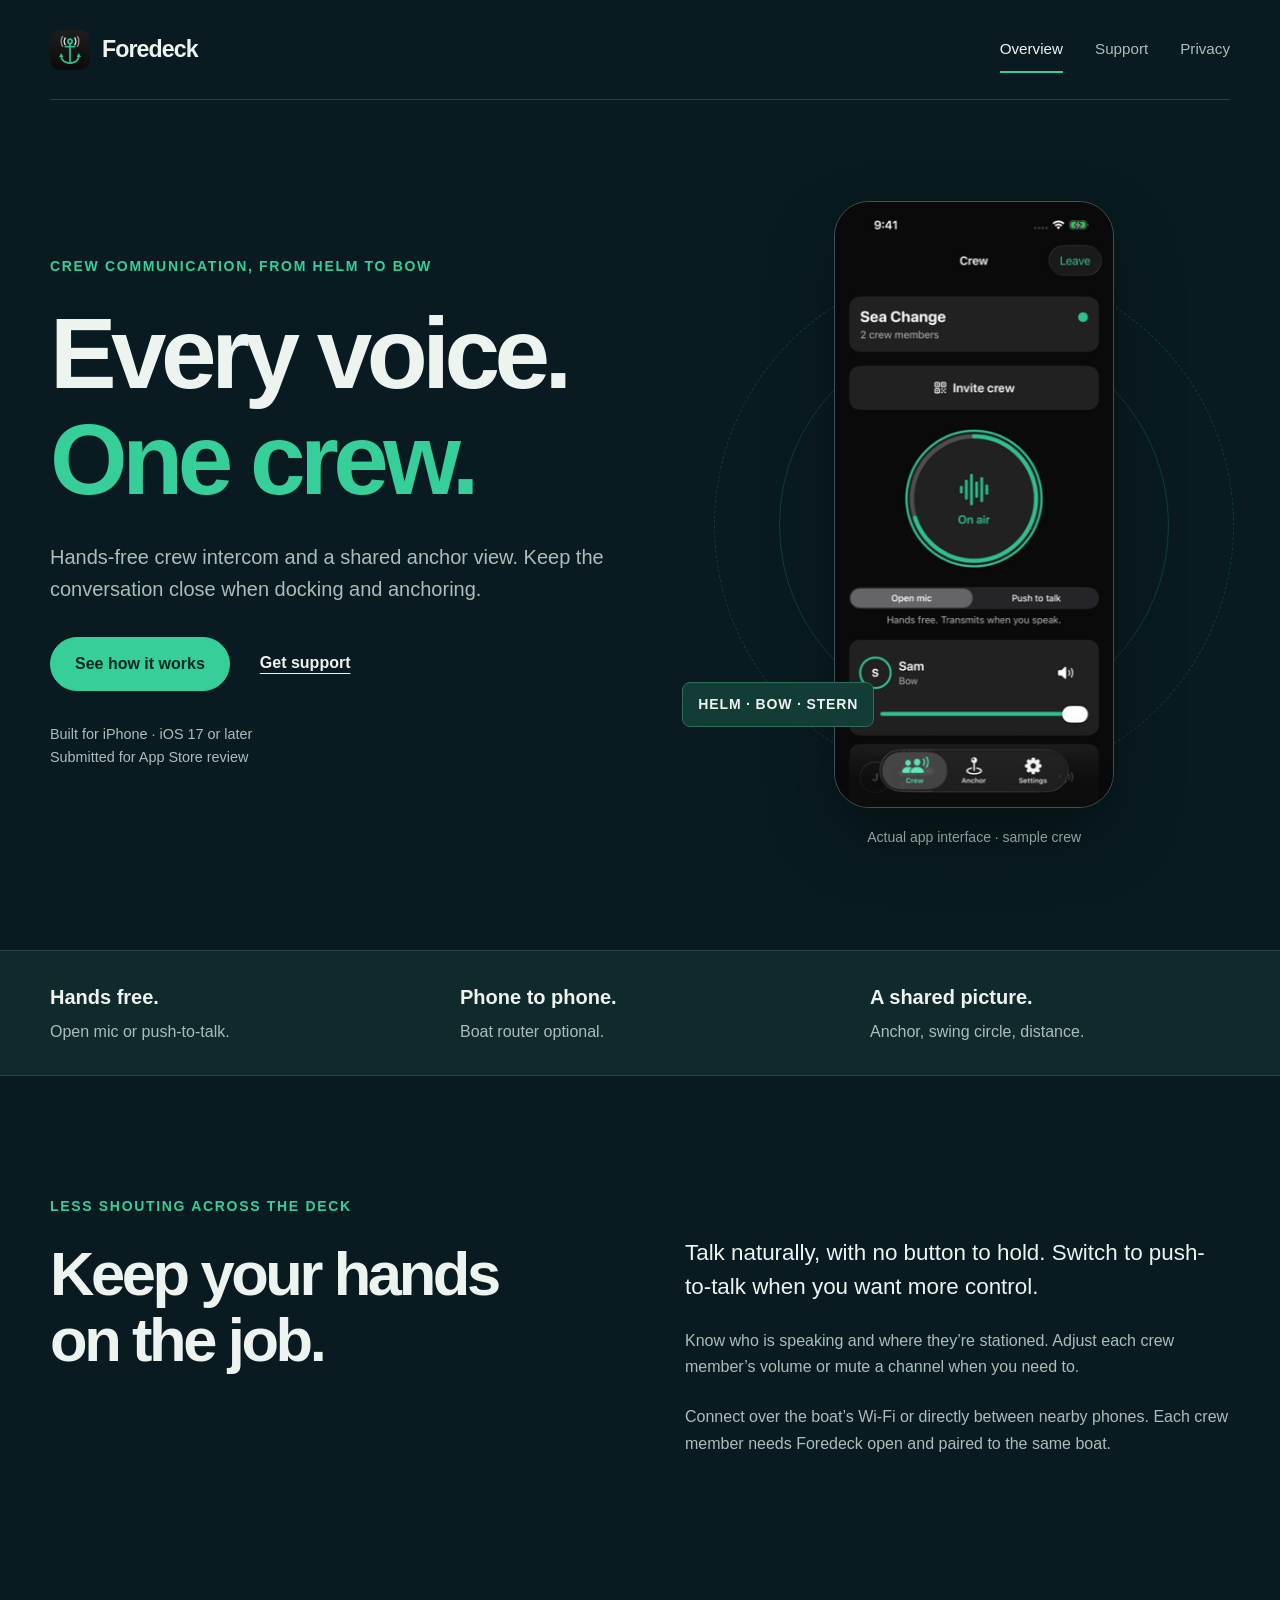
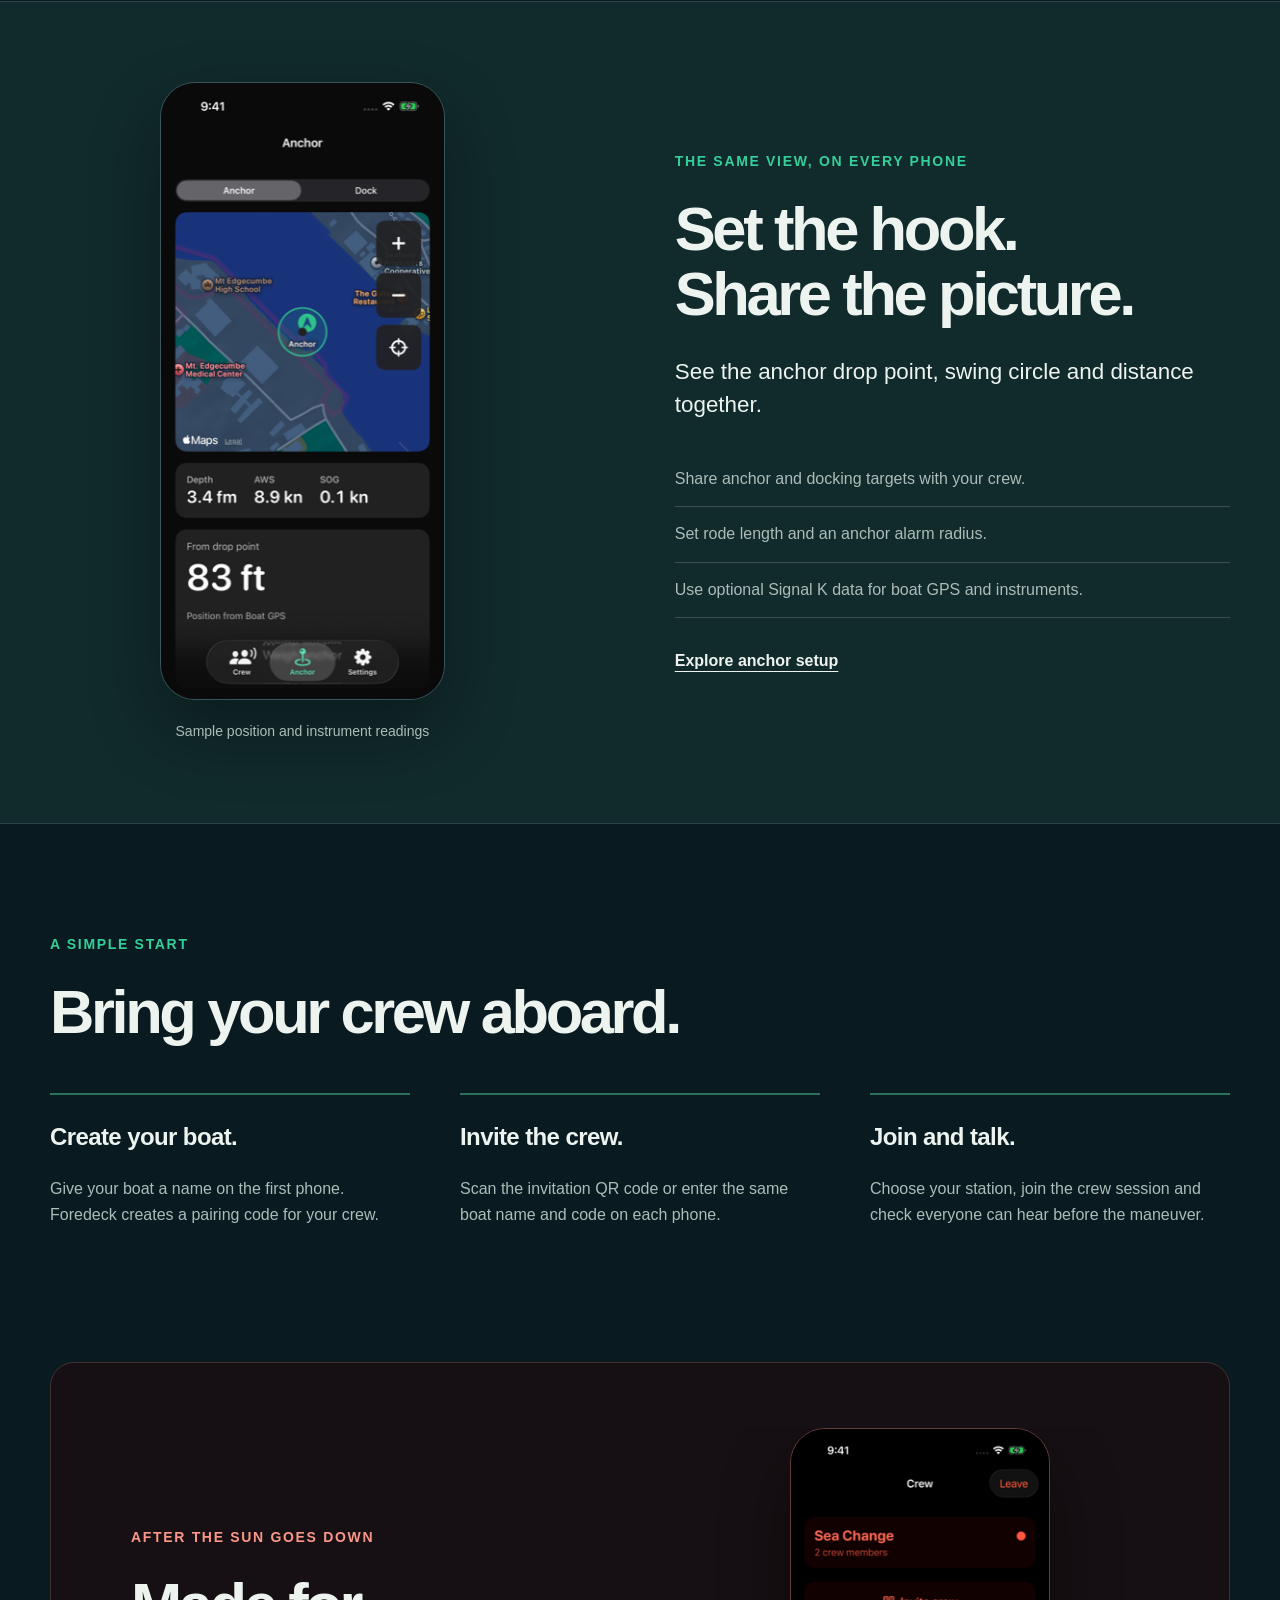
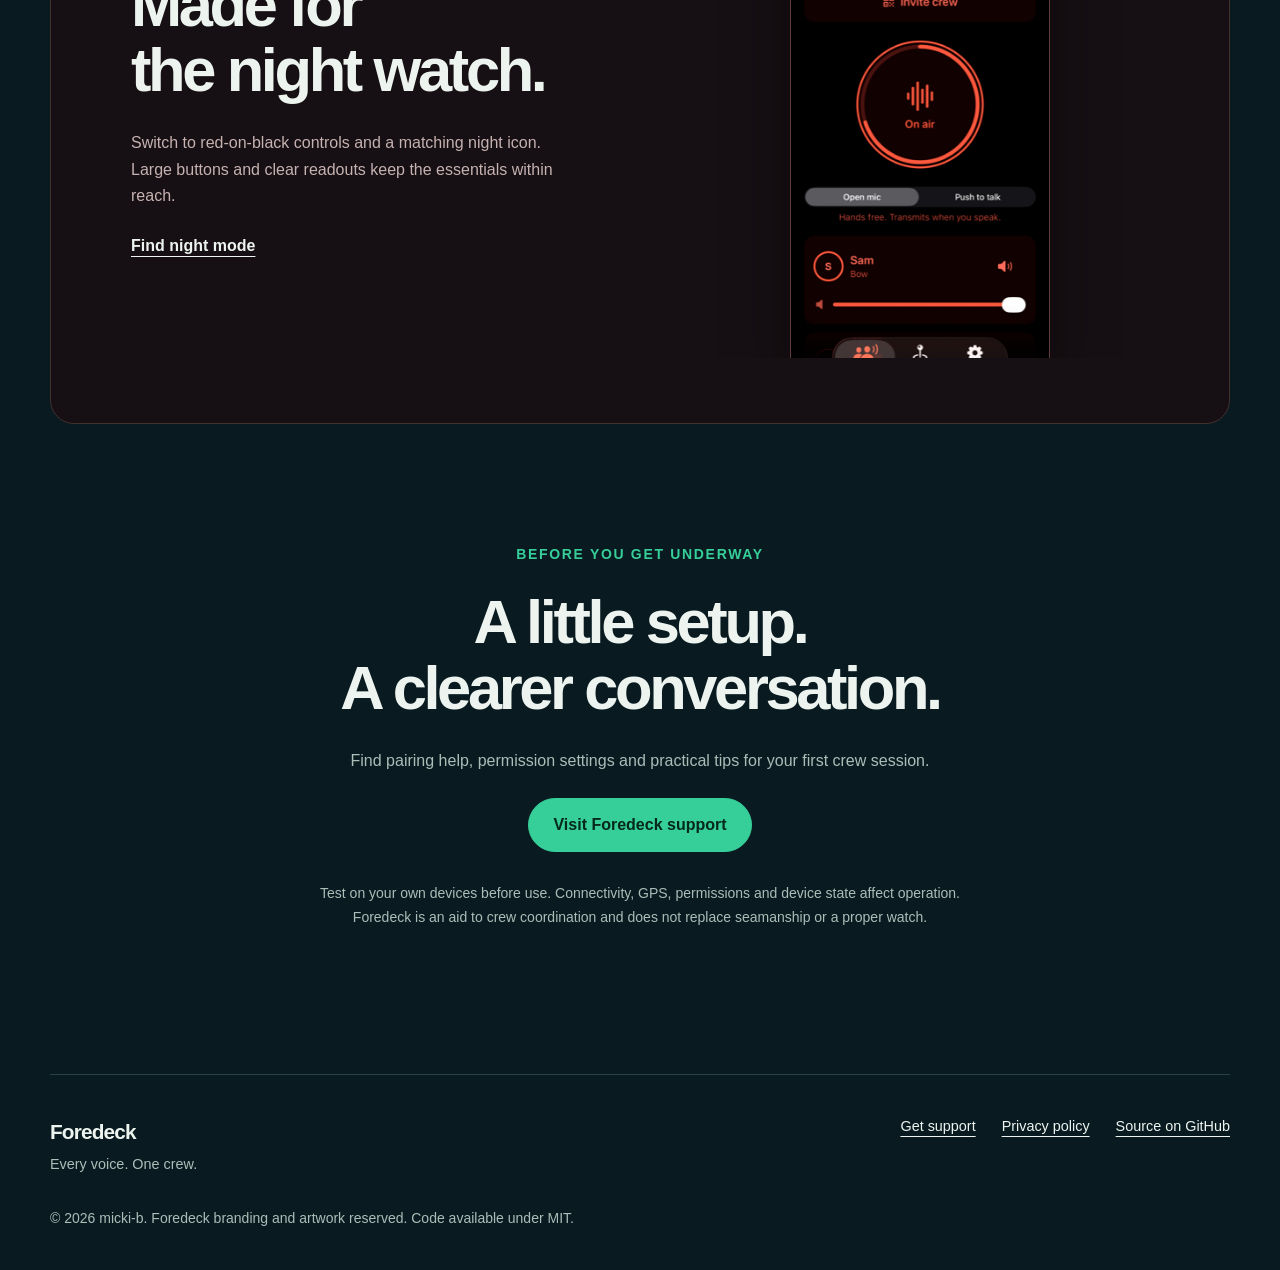
<file: docs/index.html>
<!doctype html>
<html lang="en"><head><meta charset="utf-8"><meta name="viewport" content="width=device-width, initial-scale=1"><meta name="theme-color" content="#091b20"><title>Foredeck — Every voice. One crew.</title><meta name="description" content="Hands-free iPhone crew intercom and a shared anchor view for docking and anchoring. Connect over boat Wi-Fi or directly phone to phone."><link rel="canonical" href="https://micki-b.github.io/Foredeck/"><meta property="og:type" content="website"><meta property="og:title" content="Foredeck — Every voice. One crew."><meta property="og:description" content="Hands-free iPhone crew intercom and a shared anchor view for docking and anchoring. Connect over boat Wi-Fi or directly phone to phone."><meta property="og:image" content="https://micki-b.github.io/Foredeck/assets/social.png"><meta property="og:url" content="https://micki-b.github.io/Foredeck/"><link rel="icon" href="./assets/icon.png" type="image/png"><link rel="stylesheet" href="./assets/style.css"></head>
<body><a class="skip" href="#main">Skip to content</a><header class="site-header wrap"><a class="brand" href="./" aria-label="Foredeck home"><img src="./assets/icon.png" alt="" width="40" height="40">Foredeck</a><nav aria-label="Main navigation"><a href="./" aria-current="page">Overview</a><a href="./support/">Support</a><a href="./privacy/">Privacy</a></nav></header>
<main id="main">
<section class="hero wrap">
 <div class="hero-copy"><p class="eyebrow">CREW COMMUNICATION, FROM HELM TO BOW</p><h1>Every voice.<br><span>One crew.</span></h1><p class="lede">Hands-free crew intercom and a shared anchor view. Keep the conversation close when docking and anchoring.</p><div class="actions"><a class="button" href="#getting-started">See how it works</a><a class="text-link" href="support/">Get support</a></div><p class="availability">Built for iPhone · iOS 17 or later<br>Submitted for App Store review</p></div>
 <figure class="hero-screen"><div class="orbit orbit-one"></div><div class="orbit orbit-two"></div><img class="screen" src="assets/crew.png" width="640" height="1392" alt="Foredeck Crew screen showing hands-free audio and a crew member at the bow"><figcaption>Actual app interface · sample crew</figcaption><span class="screen-note">HELM · BOW · STERN</span></figure>
</section>
<section class="strip"><div class="wrap strip-inner"><p>Hands free.<span>Open mic or push-to-talk.</span></p><p>Phone to phone.<span>Boat router optional.</span></p><p>A shared picture.<span>Anchor, swing circle, distance.</span></p></div></section>
<section class="wrap feature-section" aria-labelledby="voice-heading"><div class="section-intro"><p class="eyebrow">LESS SHOUTING ACROSS THE DECK</p><h2 id="voice-heading">Keep your hands<br>on the job.</h2></div><div class="feature-copy"><p class="large-copy">Talk naturally, with no button to hold. Switch to push-to-talk when you want more control.</p><p>Know who is speaking and where they’re stationed. Adjust each crew member’s volume or mute a channel when you need to.</p><p>Connect over the boat’s Wi-Fi or directly between nearby phones. Each crew member needs Foredeck open and paired to the same boat.</p></div></section>
<section class="anchor-section"><div class="wrap anchor-layout"><figure class="anchor-screen"><img class="screen" src="assets/anchor.png" width="640" height="1392" loading="lazy" alt="Shared Anchor screen with a map, swing circle, boat instruments and distance from the drop point"><figcaption>Sample position and instrument readings</figcaption></figure><div><p class="eyebrow">THE SAME VIEW, ON EVERY PHONE</p><h2>Set the hook.<br>Share the picture.</h2><p class="large-copy">See the anchor drop point, swing circle and distance together.</p><ul class="plain-list"><li>Share anchor and docking targets with your crew.</li><li>Set rode length and an anchor alarm radius.</li><li>Use optional Signal K data for boat GPS and instruments.</li></ul><a class="text-link" href="support/#anchor">Explore anchor setup</a></div></div></section>
<section class="wrap onboarding" id="getting-started"><p class="eyebrow">A SIMPLE START</p><h2>Bring your crew aboard.</h2><div class="steps"><article><h3>Create your boat.</h3><p>Give your boat a name on the first phone. Foredeck creates a pairing code for your crew.</p></article><article><h3>Invite the crew.</h3><p>Scan the invitation QR code or enter the same boat name and code on each phone.</p></article><article><h3>Join and talk.</h3><p>Choose your station, join the crew session and check everyone can hear before the maneuver.</p></article></div></section>
<section class="wrap night-section"><div><p class="eyebrow">AFTER THE SUN GOES DOWN</p><h2>Made for<br>the night watch.</h2><p>Switch to red-on-black controls and a matching night icon. Large buttons and clear readouts keep the essentials within reach.</p><a class="text-link" href="support/#night">Find night mode</a></div><figure><img class="screen" src="assets/night.png" width="640" height="1392" loading="lazy" alt="Foredeck Crew screen in red-on-black night mode"><figcaption>Night mode · sample crew</figcaption></figure></section>
<section class="wrap closing"><p class="eyebrow">BEFORE YOU GET UNDERWAY</p><h2>A little setup.<br>A clearer conversation.</h2><p>Find pairing help, permission settings and practical tips for your first crew session.</p><a class="button" href="support/">Visit Foredeck support</a><p class="fine">Test on your own devices before use. Connectivity, GPS, permissions and device state affect operation. Foredeck is an aid to crew coordination and does not replace seamanship or a proper watch.</p></section>
</main>
<footer class="wrap site-footer"><a class="brand" href="./">Foredeck<span class="footer-tag">Every voice. One crew.</span></a><div><a href="./support/">Get support</a><a href="./privacy/">Privacy policy</a><a href="https://github.com/micki-b/Foredeck">Source on GitHub</a></div><p>© 2026 micki-b. Foredeck branding and artwork reserved. Code available under MIT.</p></footer></body></html>
</file>
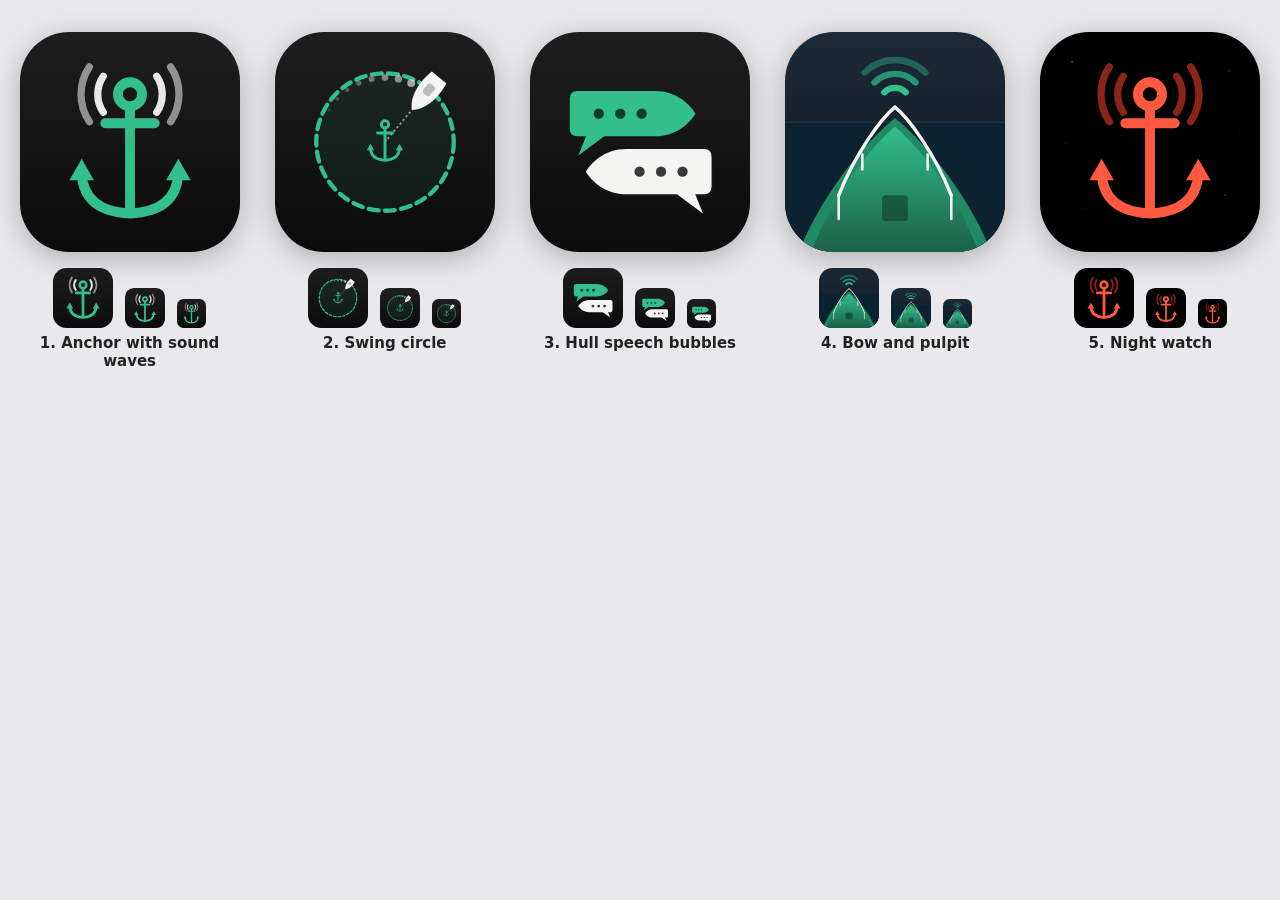
<file: icon-mockups/index.html>
<!doctype html>
<meta charset="utf-8"><title>Foredeck icon mockups</title>
<style>
  body { margin:0; padding:32px 16px; background:#e9e9ec; font:15px -apple-system,system-ui,sans-serif; color:#222 }
  main { display:grid; grid-template-columns:repeat(auto-fill,minmax(220px,1fr)); gap:28px; max-width:1300px; margin:auto }
  figure { margin:0; text-align:center }
  .big { width:100%; max-width:220px; filter:drop-shadow(0 6px 14px rgba(0,0,0,.25)) }
  .small { display:flex; gap:12px; justify-content:center; align-items:end; margin:12px 0 6px }
  figcaption { font-weight:600 }
</style>
<main>
  <figure>
    <img class="big" src="1-anchor-waves.svg" alt="Anchor with sound waves">
    <div class="small"><img src="1-anchor-waves.svg" width="60"><img src="1-anchor-waves.svg" width="40"><img src="1-anchor-waves.svg" width="29"></div>
    <figcaption>1. Anchor with sound waves</figcaption>
  </figure>

  <figure>
    <img class="big" src="2-swing-circle.svg" alt="Swing circle">
    <div class="small"><img src="2-swing-circle.svg" width="60"><img src="2-swing-circle.svg" width="40"><img src="2-swing-circle.svg" width="29"></div>
    <figcaption>2. Swing circle</figcaption>
  </figure>

  <figure>
    <img class="big" src="3-hull-bubbles.svg" alt="Hull speech bubbles">
    <div class="small"><img src="3-hull-bubbles.svg" width="60"><img src="3-hull-bubbles.svg" width="40"><img src="3-hull-bubbles.svg" width="29"></div>
    <figcaption>3. Hull speech bubbles</figcaption>
  </figure>

  <figure>
    <img class="big" src="4-bow-pulpit.svg" alt="Bow and pulpit">
    <div class="small"><img src="4-bow-pulpit.svg" width="60"><img src="4-bow-pulpit.svg" width="40"><img src="4-bow-pulpit.svg" width="29"></div>
    <figcaption>4. Bow and pulpit</figcaption>
  </figure>

  <figure>
    <img class="big" src="5-night-watch.svg" alt="Night watch">
    <div class="small"><img src="5-night-watch.svg" width="60"><img src="5-night-watch.svg" width="40"><img src="5-night-watch.svg" width="29"></div>
    <figcaption>5. Night watch</figcaption>
  </figure>
</main>
</file>
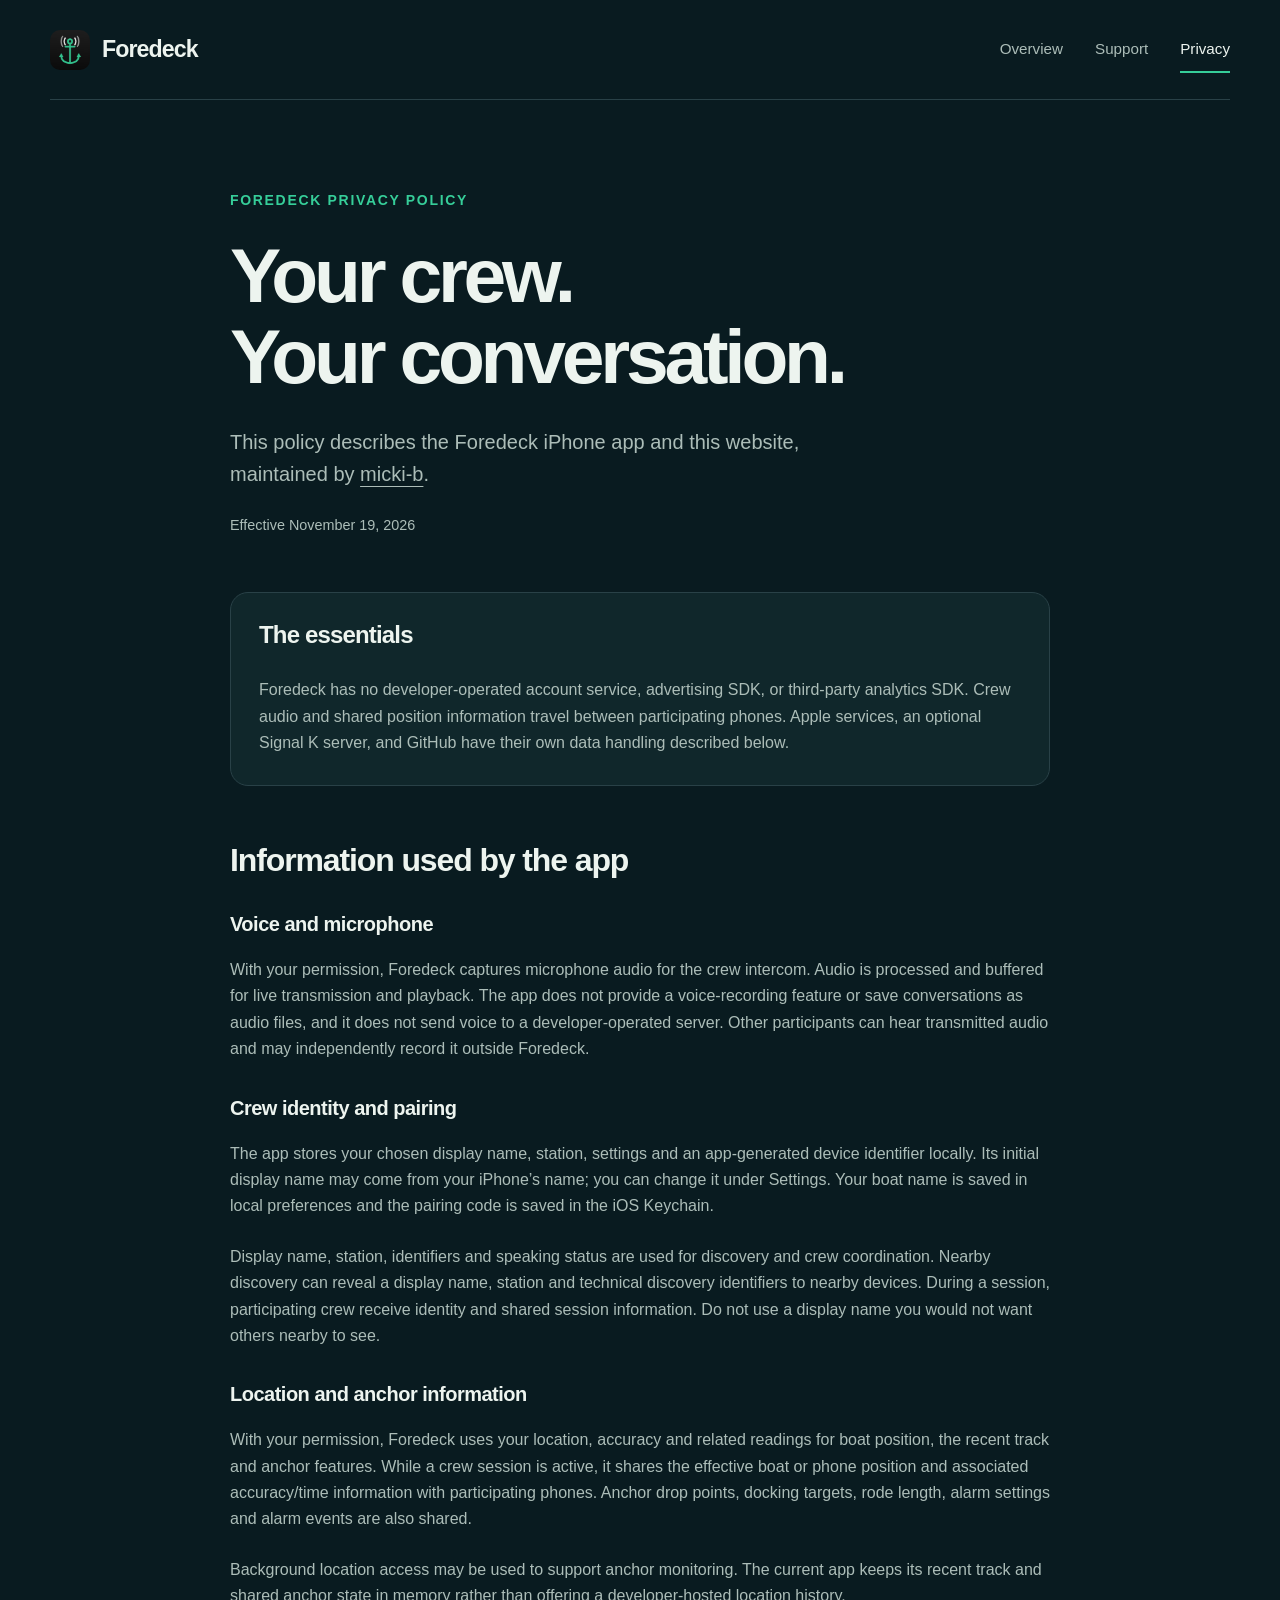
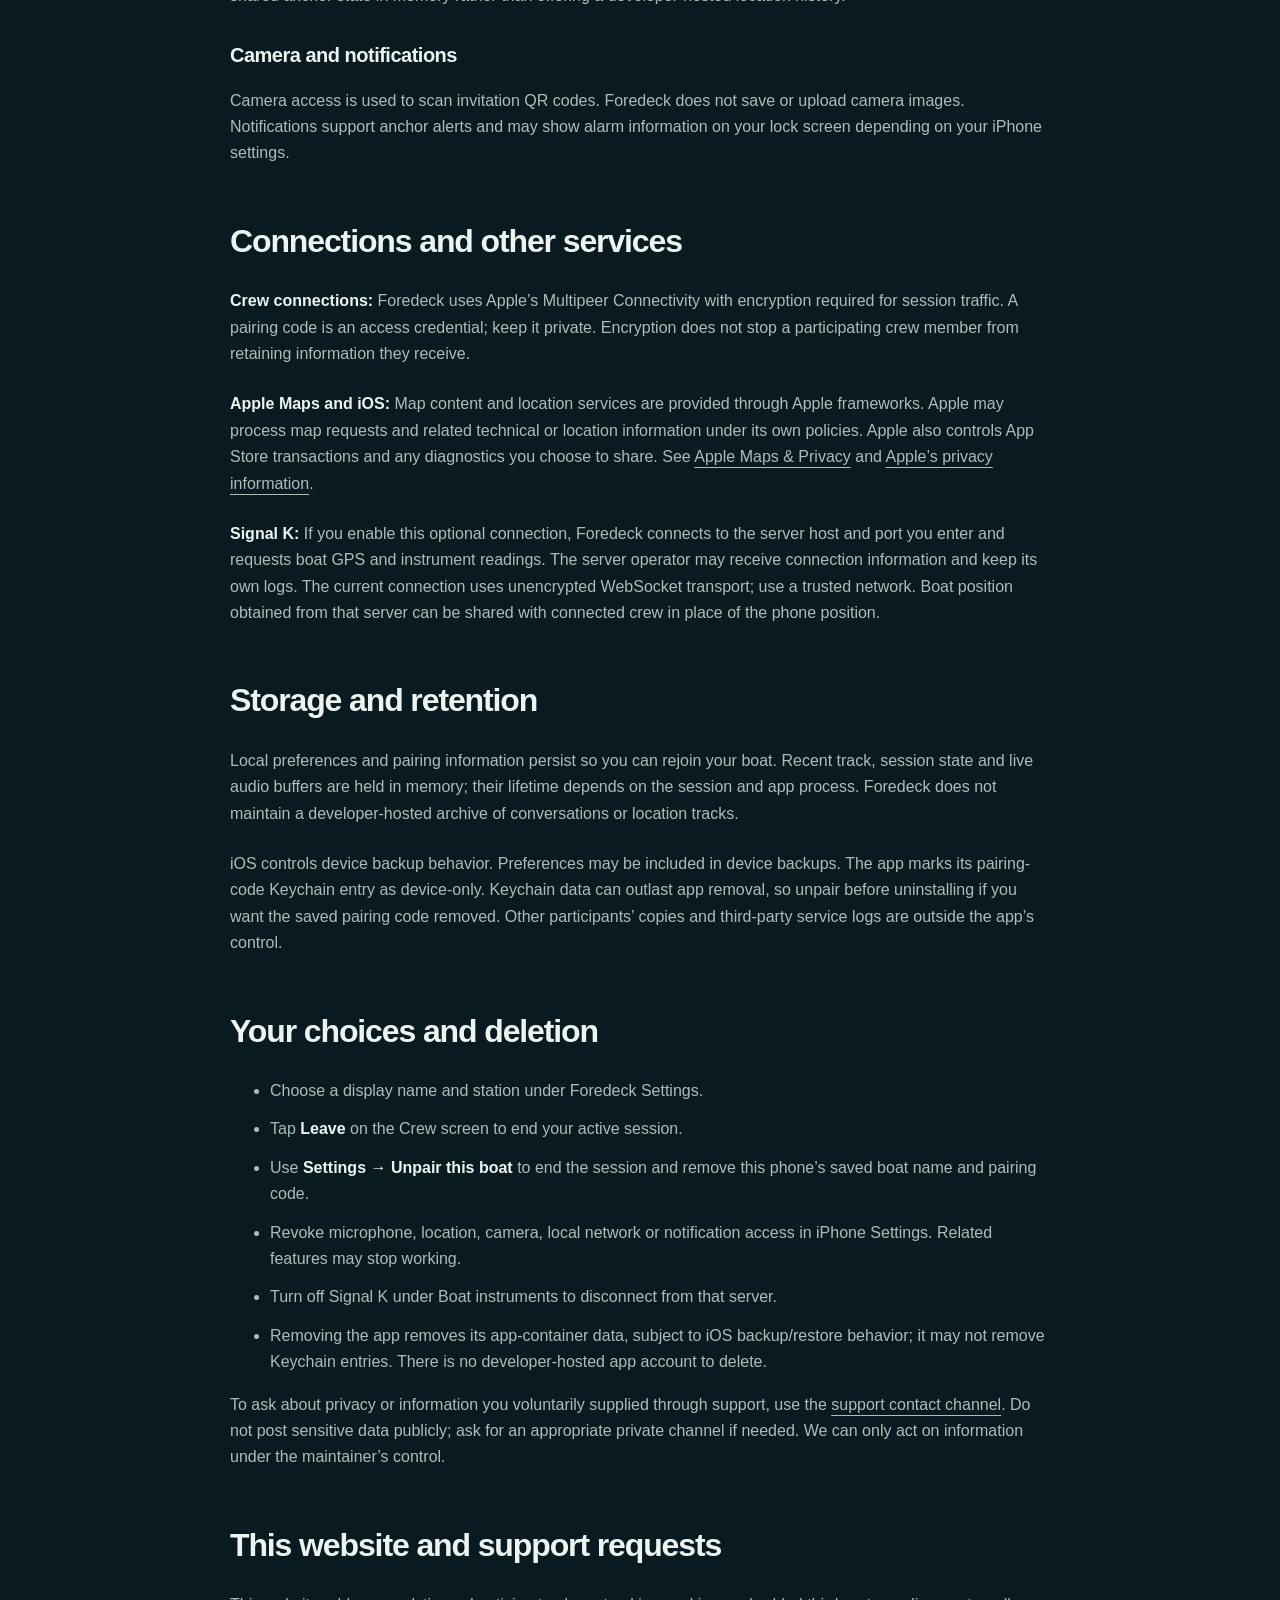
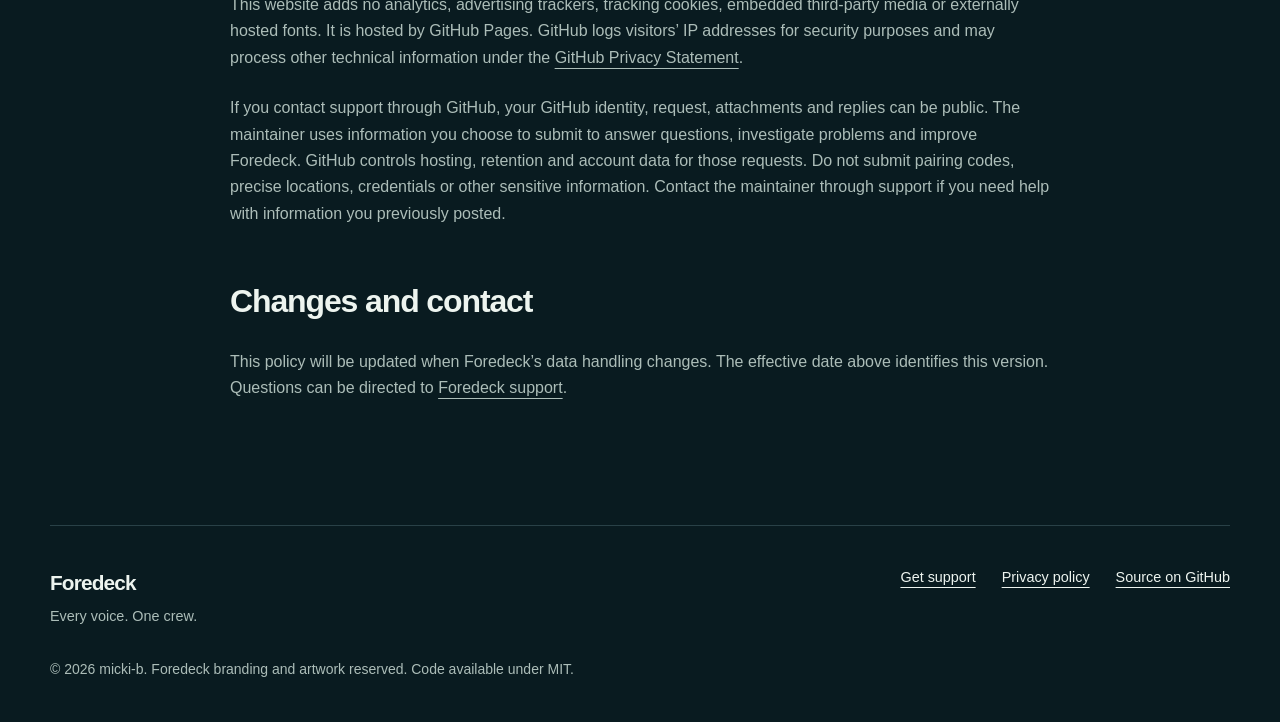
<file: docs/privacy/index.html>
<!doctype html>
<html lang="en"><head><meta charset="utf-8"><meta name="viewport" content="width=device-width, initial-scale=1"><meta name="theme-color" content="#091b20"><title>Foredeck Privacy Policy</title><meta name="description" content="How Foredeck handles crew audio, location, pairing information, support requests and website visits."><link rel="canonical" href="https://micki-b.github.io/Foredeck/privacy/"><meta property="og:type" content="website"><meta property="og:title" content="Foredeck Privacy Policy"><meta property="og:description" content="How Foredeck handles crew audio, location, pairing information, support requests and website visits."><meta property="og:image" content="https://micki-b.github.io/Foredeck/assets/social.png"><meta property="og:url" content="https://micki-b.github.io/Foredeck/privacy/"><link rel="icon" href="../assets/icon.png" type="image/png"><link rel="stylesheet" href="../assets/style.css"></head>
<body><a class="skip" href="#main">Skip to content</a><header class="site-header wrap"><a class="brand" href="../" aria-label="Foredeck home"><img src="../assets/icon.png" alt="" width="40" height="40">Foredeck</a><nav aria-label="Main navigation"><a href="../">Overview</a><a href="../support/">Support</a><a href="../privacy/" aria-current="page">Privacy</a></nav></header>
<main id="main">
<article class="wrap policy"><div class="page-heading"><p class="eyebrow">FOREDECK PRIVACY POLICY</p><h1>Your crew.<br>Your conversation.</h1><p class="lede">This policy describes the Foredeck iPhone app and this website, maintained by <a href="https://github.com/micki-b">micki-b</a>.</p><p class="policy-date">Effective November 19, 2026</p></div>
<div class="policy-summary"><h2>The essentials</h2><p>Foredeck has no developer-operated account service, advertising SDK, or third-party analytics SDK. Crew audio and shared position information travel between participating phones. Apple services, an optional Signal K server, and GitHub have their own data handling described below.</p></div>
<h2 id="app-data">Information used by the app</h2>
<h3>Voice and microphone</h3><p>With your permission, Foredeck captures microphone audio for the crew intercom. Audio is processed and buffered for live transmission and playback. The app does not provide a voice-recording feature or save conversations as audio files, and it does not send voice to a developer-operated server. Other participants can hear transmitted audio and may independently record it outside Foredeck.</p>
<h3>Crew identity and pairing</h3><p>The app stores your chosen display name, station, settings and an app-generated device identifier locally. Its initial display name may come from your iPhone’s name; you can change it under Settings. Your boat name is saved in local preferences and the pairing code is saved in the iOS Keychain.</p><p>Display name, station, identifiers and speaking status are used for discovery and crew coordination. Nearby discovery can reveal a display name, station and technical discovery identifiers to nearby devices. During a session, participating crew receive identity and shared session information. Do not use a display name you would not want others nearby to see.</p>
<h3>Location and anchor information</h3><p>With your permission, Foredeck uses your location, accuracy and related readings for boat position, the recent track and anchor features. While a crew session is active, it shares the effective boat or phone position and associated accuracy/time information with participating phones. Anchor drop points, docking targets, rode length, alarm settings and alarm events are also shared.</p><p>Background location access may be used to support anchor monitoring. The current app keeps its recent track and shared anchor state in memory rather than offering a developer-hosted location history.</p>
<h3>Camera and notifications</h3><p>Camera access is used to scan invitation QR codes. Foredeck does not save or upload camera images. Notifications support anchor alerts and may show alarm information on your lock screen depending on your iPhone settings.</p>
<h2 id="services">Connections and other services</h2><p><strong>Crew connections:</strong> Foredeck uses Apple’s Multipeer Connectivity with encryption required for session traffic. A pairing code is an access credential; keep it private. Encryption does not stop a participating crew member from retaining information they receive.</p><p><strong>Apple Maps and iOS:</strong> Map content and location services are provided through Apple frameworks. Apple may process map requests and related technical or location information under its own policies. Apple also controls App Store transactions and any diagnostics you choose to share. See <a href="https://www.apple.com/legal/privacy/data/en/apple-maps/">Apple Maps &amp; Privacy</a> and <a href="https://www.apple.com/legal/privacy/">Apple’s privacy information</a>.</p><p><strong>Signal K:</strong> If you enable this optional connection, Foredeck connects to the server host and port you enter and requests boat GPS and instrument readings. The server operator may receive connection information and keep its own logs. The current connection uses unencrypted WebSocket transport; use a trusted network. Boat position obtained from that server can be shared with connected crew in place of the phone position.</p>
<h2 id="retention">Storage and retention</h2><p>Local preferences and pairing information persist so you can rejoin your boat. Recent track, session state and live audio buffers are held in memory; their lifetime depends on the session and app process. Foredeck does not maintain a developer-hosted archive of conversations or location tracks.</p><p>iOS controls device backup behavior. Preferences may be included in device backups. The app marks its pairing-code Keychain entry as device-only. Keychain data can outlast app removal, so unpair before uninstalling if you want the saved pairing code removed. Other participants’ copies and third-party service logs are outside the app’s control.</p>
<h2 id="choices">Your choices and deletion</h2><ul><li>Choose a display name and station under Foredeck Settings.</li><li>Tap <strong>Leave</strong> on the Crew screen to end your active session.</li><li>Use <strong>Settings → Unpair this boat</strong> to end the session and remove this phone’s saved boat name and pairing code.</li><li>Revoke microphone, location, camera, local network or notification access in iPhone Settings. Related features may stop working.</li><li>Turn off Signal K under Boat instruments to disconnect from that server.</li><li>Removing the app removes its app-container data, subject to iOS backup/restore behavior; it may not remove Keychain entries. There is no developer-hosted app account to delete.</li></ul><p>To ask about privacy or information you voluntarily supplied through support, use the <a href="../support/#contact">support contact channel</a>. Do not post sensitive data publicly; ask for an appropriate private channel if needed. We can only act on information under the maintainer’s control.</p>
<h2 id="website">This website and support requests</h2><p>This website adds no analytics, advertising trackers, tracking cookies, embedded third-party media or externally hosted fonts. It is hosted by GitHub Pages. GitHub logs visitors’ IP addresses for security purposes and may process other technical information under the <a href="https://docs.github.com/en/site-policy/privacy-policies/github-general-privacy-statement">GitHub Privacy Statement</a>.</p><p>If you contact support through GitHub, your GitHub identity, request, attachments and replies can be public. The maintainer uses information you choose to submit to answer questions, investigate problems and improve Foredeck. GitHub controls hosting, retention and account data for those requests. Do not submit pairing codes, precise locations, credentials or other sensitive information. Contact the maintainer through support if you need help with information you previously posted.</p>
<h2 id="changes">Changes and contact</h2><p>This policy will be updated when Foredeck’s data handling changes. The effective date above identifies this version. Questions can be directed to <a href="../support/#contact">Foredeck support</a>.</p>
</article>
</main>
<footer class="wrap site-footer"><a class="brand" href="../">Foredeck<span class="footer-tag">Every voice. One crew.</span></a><div><a href="../support/">Get support</a><a href="../privacy/">Privacy policy</a><a href="https://github.com/micki-b/Foredeck">Source on GitHub</a></div><p>© 2026 micki-b. Foredeck branding and artwork reserved. Code available under MIT.</p></footer></body></html>
</file>
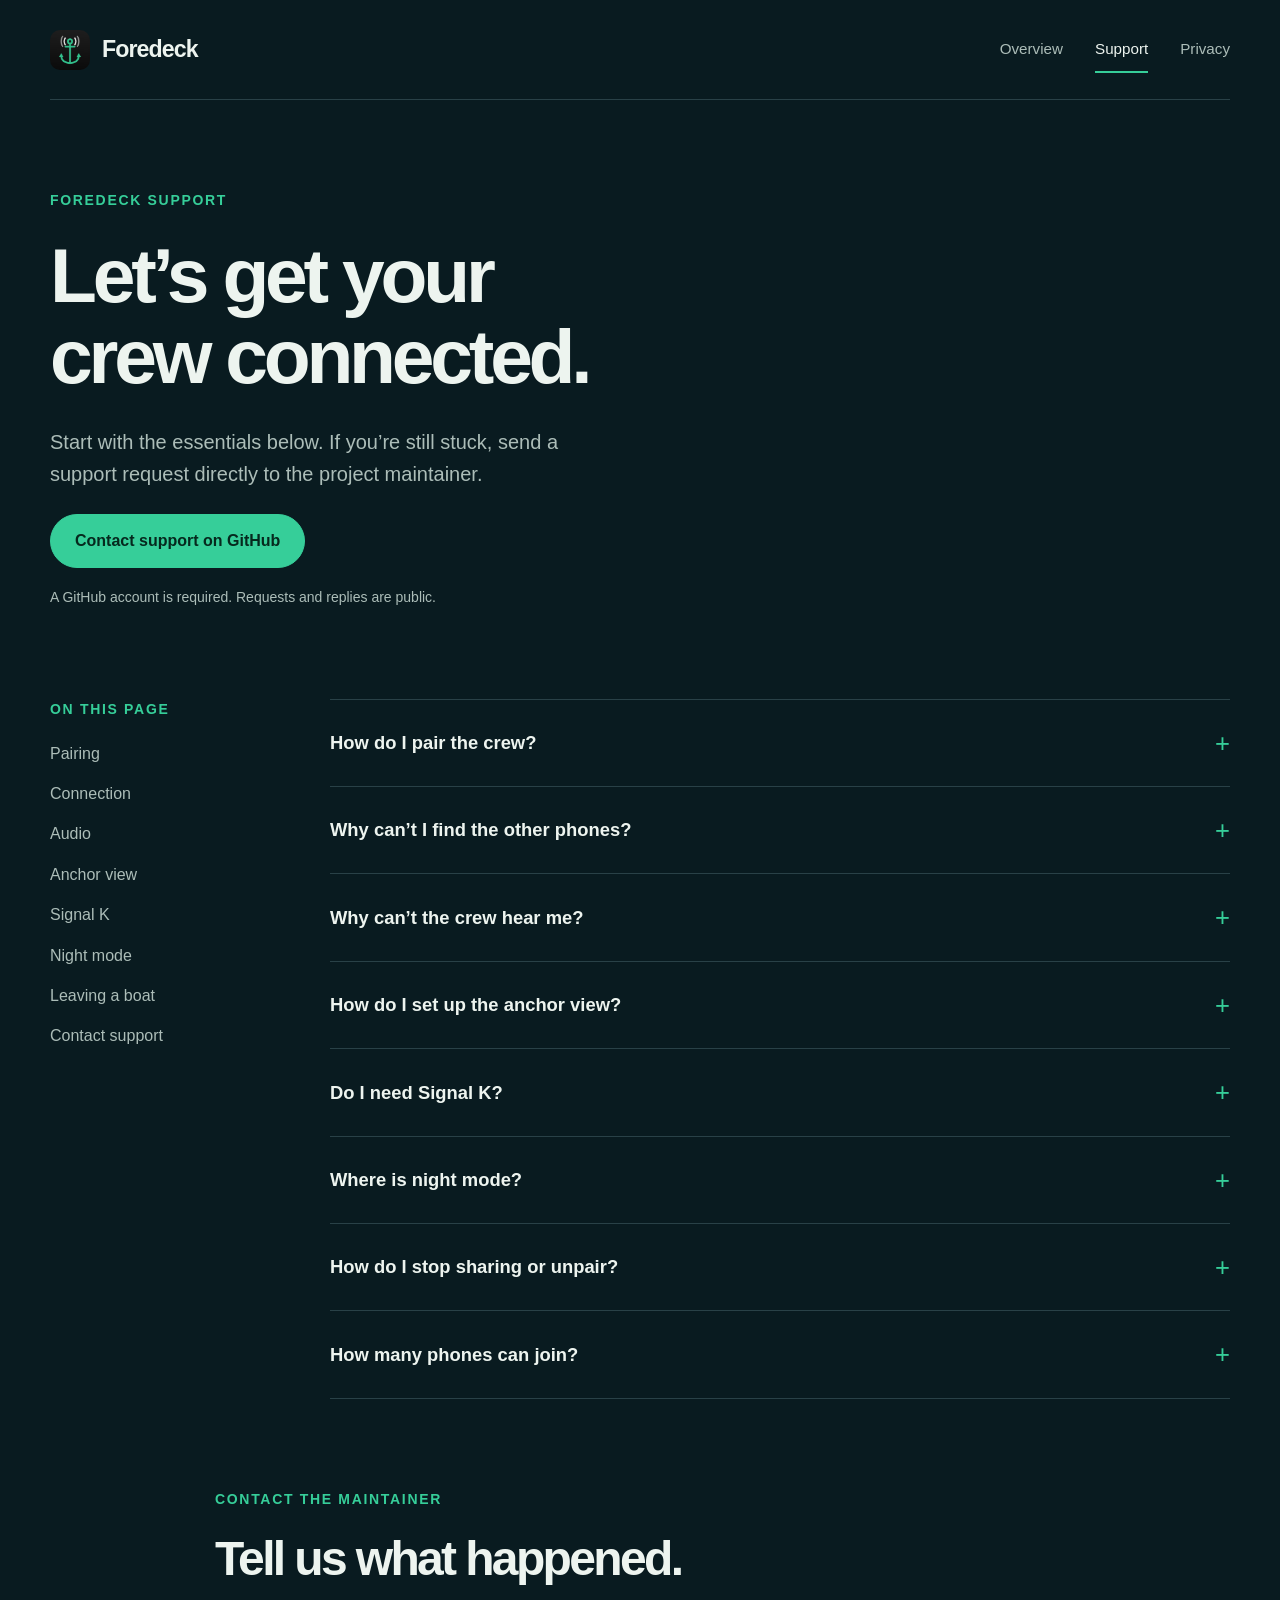
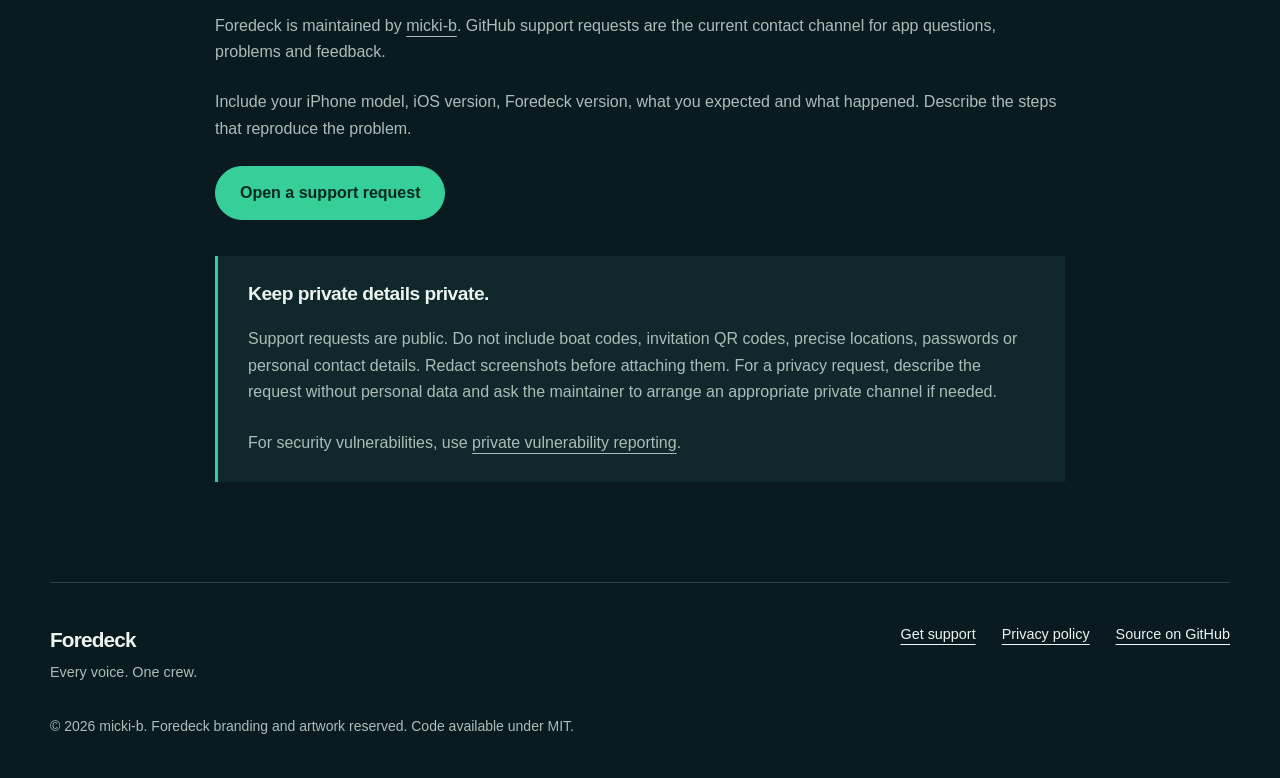
<file: docs/support/index.html>
<!doctype html>
<html lang="en"><head><meta charset="utf-8"><meta name="viewport" content="width=device-width, initial-scale=1"><meta name="theme-color" content="#091b20"><title>Foredeck Support — Setup, troubleshooting and contact</title><meta name="description" content="Get help pairing your crew, using hands-free audio, setting up the anchor view and contacting Foredeck support."><link rel="canonical" href="https://micki-b.github.io/Foredeck/support/"><meta property="og:type" content="website"><meta property="og:title" content="Foredeck Support — Setup, troubleshooting and contact"><meta property="og:description" content="Get help pairing your crew, using hands-free audio, setting up the anchor view and contacting Foredeck support."><meta property="og:image" content="https://micki-b.github.io/Foredeck/assets/social.png"><meta property="og:url" content="https://micki-b.github.io/Foredeck/support/"><link rel="icon" href="../assets/icon.png" type="image/png"><link rel="stylesheet" href="../assets/style.css"></head>
<body><a class="skip" href="#main">Skip to content</a><header class="site-header wrap"><a class="brand" href="../" aria-label="Foredeck home"><img src="../assets/icon.png" alt="" width="40" height="40">Foredeck</a><nav aria-label="Main navigation"><a href="../">Overview</a><a href="../support/" aria-current="page">Support</a><a href="../privacy/">Privacy</a></nav></header>
<main id="main">
<div class="wrap page-heading"><p class="eyebrow">FOREDECK SUPPORT</p><h1>Let’s get your<br>crew connected.</h1><p class="lede">Start with the essentials below. If you’re still stuck, send a support request directly to the project maintainer.</p><a class="button" href="https://github.com/micki-b/Foredeck/issues/new?template=support.yml">Contact support on GitHub</a><p class="fine">A GitHub account is required. Requests and replies are public.</p></div>
<div class="wrap support-layout"><aside aria-label="Support topics"><p class="eyebrow">ON THIS PAGE</p><a href="#pairing">Pairing</a><a href="#connection">Connection</a><a href="#audio">Audio</a><a href="#anchor">Anchor view</a><a href="#signalk">Signal K</a><a href="#night">Night mode</a><a href="#leave">Leaving a boat</a><a href="#contact">Contact support</a></aside><section class="faq" aria-label="Frequently asked questions"><details id="pairing"><summary>How do I pair the crew?</summary><div class="answer"><p>On the first phone, enter a boat name and tap <strong>Create</strong>. Open <strong>Invite crew</strong> to show the QR code. On each other phone, choose <strong>Scan the QR code instead</strong>, or enter the boat name and code manually. The boat name must match exactly.</p><p>Keep the invitation private. Anyone with the boat name and code may be able to pair.</p></div></details><details id="connection"><summary>Why can’t I find the other phones?</summary><div class="answer"><p>Keep phones nearby, with Wi-Fi and Bluetooth enabled. In iPhone Settings, allow Foredeck access to the local network. Each phone must be paired to the same boat and join the crew session. Check that no one has denied the permission prompt.</p><p>A boat router is optional. If discovery fails, leave the session, reopen Foredeck and join again. Test direct connectivity on your own devices before relying on it on the water.</p></div></details><details id="audio"><summary>Why can’t the crew hear me?</summary><div class="answer"><p>Allow microphone access for Foredeck in iPhone Settings. Join the crew session and check your talk mode. <strong>Open mic</strong> transmits when speech opens the voice gate; <strong>Push to talk</strong> requires holding the large talk control.</p><p>Check the iPhone audio output, headset connection, playback volume and any per-crew mute settings. In wind, try a headset and adjust microphone sensitivity under <strong>Settings → Voice</strong>.</p></div></details><details id="anchor"><summary>How do I set up the anchor view?</summary><div class="answer"><p>Allow location access, join a session, and open <strong>Anchor</strong>. Once a position is available, tap <strong>Drop anchor here</strong>. Set <strong>Rode out</strong> and <strong>Alarm radius</strong>, then enable <strong>Anchor alarm</strong> if wanted. Crew share anchor changes while connected.</p><p>Allow notifications and the location permissions needed for background operation. Test alarm behavior with your devices, notification settings and locked screens. Foredeck does not have Apple’s critical-alert entitlement, so do not assume an alarm will bypass every sound or Focus setting.</p></div></details><details id="signalk"><summary>Do I need Signal K?</summary><div class="answer"><p>No. Without it, Foredeck uses your iPhone’s position. If you have a compatible Signal K server, enable <strong>Use Signal K</strong> under <strong>Settings → Boat instruments</strong> and enter its reachable host and port. Available GPS, depth, apparent wind and speed readings can then appear.</p><p>The current Signal K connection uses an unencrypted WebSocket. Use it only on a trusted network. Read the <a href="../privacy/#services">privacy policy</a> for more details.</p></div></details><details id="night"><summary>Where is night mode?</summary><div class="answer"><p>Open <strong>Settings → Display</strong> and turn on <strong>Night mode</strong>. You can also choose the night app icon there. Distance and depth units can be changed in <strong>Settings → Units</strong>.</p></div></details><details id="leave"><summary>How do I stop sharing or unpair?</summary><div class="answer"><p>Tap <strong>Leave</strong> on the Crew screen to end the session on your phone. To remove this boat’s saved name and pairing code, open <strong>Settings → Unpair this boat</strong> and confirm. You will need the invitation again to rejoin.</p><p>Unpairing does not erase copies already held on other crew members’ phones. See <a href="../privacy/#choices">Your choices and deletion</a> for more information.</p></div></details><details id="limits"><summary>How many phones can join?</summary><div class="answer"><p>A session supports up to eight devices, including your own. Each crew member needs a compatible iPhone with Foredeck. Radio range and audio quality depend on the devices and conditions; there is no guaranteed operating range.</p></div></details></section></div>
<section class="wrap contact-section" id="contact"><p class="eyebrow">CONTACT THE MAINTAINER</p><h2>Tell us what happened.</h2><p>Foredeck is maintained by <a href="https://github.com/micki-b">micki-b</a>. GitHub support requests are the current contact channel for app questions, problems and feedback.</p><p>Include your iPhone model, iOS version, Foredeck version, what you expected and what happened. Describe the steps that reproduce the problem.</p><a class="button" href="https://github.com/micki-b/Foredeck/issues/new?template=support.yml">Open a support request</a><div class="privacy-note"><h3>Keep private details private.</h3><p>Support requests are public. Do not include boat codes, invitation QR codes, precise locations, passwords or personal contact details. Redact screenshots before attaching them. For a privacy request, describe the request without personal data and ask the maintainer to arrange an appropriate private channel if needed.</p><p>For security vulnerabilities, use <a href="https://github.com/micki-b/Foredeck/security/advisories/new">private vulnerability reporting</a>.</p></div></section>
</main>
<footer class="wrap site-footer"><a class="brand" href="../">Foredeck<span class="footer-tag">Every voice. One crew.</span></a><div><a href="../support/">Get support</a><a href="../privacy/">Privacy policy</a><a href="https://github.com/micki-b/Foredeck">Source on GitHub</a></div><p>© 2026 micki-b. Foredeck branding and artwork reserved. Code available under MIT.</p></footer></body></html>
</file>
<file: docs/assets/style.css>
:root {
  color-scheme:dark;
  --bg:#091b20;
  --panel:#10272b;
  --ink:#edf4ef;
  --muted:#acbdb8;
  --green:#36ce99;
  --line:#294147;
  --radius:24px;
  font-family:-apple-system,BlinkMacSystemFont,"Segoe UI",sans-serif;
  font-size:16px
}
* {
  box-sizing:border-box
}
html {
  scroll-behavior:smooth;
  scroll-padding-top:30px
}
body {
  margin:0;
  background:var(--bg);
  color:var(--ink);
  line-height:1.65
}
img {
  max-width:100%;
  height:auto
}
a {
  color:inherit;
  text-decoration-thickness:1px;
  text-underline-offset:5px
}
a:hover {
  color:var(--green)
}
a:focus-visible,summary:focus-visible {
  outline:3px solid var(--green);
  outline-offset:6px;
  border-radius:3px
}
.wrap {
  width:min(1180px,calc(100% - 80px));
  margin-inline:auto
}
.skip {
  position:absolute;
  left:20px;
  top:-100px;
  background:var(--green);
  color:var(--bg);
  padding:12px 20px;
  z-index:100
}
.skip:focus {
  top:10px
}
.site-header {
  display:flex;
  align-items:center;
  justify-content:space-between;
  gap:30px;
  padding-block:26px;
  border-bottom:1px solid var(--line)
}
.brand {
  display:flex;
  align-items:center;
  gap:12px;
  font-size:1.45rem;
  font-weight:750;
  letter-spacing:-.04em;
  text-decoration:none
}
.brand img {
  border-radius:10px
}
.site-header nav {
  display:flex;
  gap:32px
}
.site-header nav a {
  font-size:.95rem;
  text-decoration:none;
  color:var(--muted);
  padding:10px 0
}
.site-header nav a[aria-current] {
  color:var(--ink);
  border-bottom:2px solid var(--green)
}
.eyebrow {
  font-size:.875rem;
  font-weight:700;
  letter-spacing:.12em;
  color:var(--green);
  line-height:1.5;
  margin:0 0 24px
}
h1,h2,h3,p,figure {
  margin-top:0
}
h1,h2,h3 {
  line-height:1.06;
  letter-spacing:-.055em
}
h1 {
  font-size:clamp(3.5rem,7.8vw,7rem);
  font-weight:750;
  margin-bottom:28px
}
h1 span {
  color:var(--green)
}
h2 {
  font-size:clamp(2.4rem,4.8vw,4.3rem);
  font-weight:700;
  margin-bottom:28px
}
h3 {
  font-size:1.5rem;
  letter-spacing:-.025em;
  line-height:1.3
}
p {
  margin-bottom:24px
}
.hero {
  display:grid;
  grid-template-columns:1.15fr 1fr;
  align-items:center;
  gap:80px;
  min-height:850px;
  padding-block:70px
}
.hero-copy {
  position:relative;
  z-index:2
}
.lede {
  color:var(--muted);
  font-size:1.25rem;
  max-width:580px;
  line-height:1.6
}
.actions {
  display:flex;
  align-items:center;
  gap:30px;
  flex-wrap:wrap;
  margin-block:32px
}
.button {
  display:inline-block;
  background:var(--green);
  border:1px solid var(--green);
  color:#06291e;
  border-radius:100px;
  padding:14px 24px;
  text-decoration:none;
  font-size:1rem;
  font-weight:700;
  line-height:1.5
}
.button:hover {
  background:#66e4b5;
  color:#06291e
}
.text-link {
  font-weight:650
}
.availability {
  font-size:.9rem;
  color:var(--muted);
  margin-top:30px
}
.hero-screen {
  position:relative;
  isolation:isolate;
  display:flex;
  align-items:center;
  flex-direction:column;
  margin:0
}
.screen {
  display:block;
  border:1px solid #3a5559;
  border-radius:35px;
  box-shadow:0 30px 70px #0005
}
.hero-screen>.screen {
  width:280px;
  z-index:1
}
.hero-screen figcaption {
  font-size:.875rem;
  color:var(--muted);
  margin-top:18px
}
.orbit {
  position:absolute;
  border:1px solid #2fc49035;
  border-radius:50%;
  z-index:-1;
  top:50%;
  left:50%;
  transform:translate(-50%,-50%);
  pointer-events:none
}
.orbit-one {
  width:390px;
  height:390px
}
.orbit-two {
  width:520px;
  height:520px;
  border-style:dashed
}
.screen-note {
  position:absolute;
  left:-36px;
  bottom:122px;
  z-index:2;
  white-space:nowrap;
  background:#133c37;
  border:1px solid #2c6d5b;
  border-radius:8px;
  padding:10px 15px;
  font-size:.875rem;
  font-weight:650;
  letter-spacing:.06em
}
.strip {
  background:#10292b;
  border-block:1px solid var(--line)
}
.strip-inner {
  display:grid;
  grid-template-columns:repeat(3,1fr);
  gap:50px;
  padding-block:30px
}
.strip p {
  font-size:1.25rem;
  font-weight:650;
  margin:0
}
.strip span {
  display:block;
  font-size:1rem;
  font-weight:400;
  color:var(--muted);
  margin-top:5px
}
.feature-section {
  display:grid;
  grid-template-columns:1fr 1fr;
  gap:90px;
  padding-block:120px
}
.feature-copy {
  padding-top:40px;
  color:var(--muted)
}
.large-copy {
  font-size:1.4rem;
  line-height:1.5;
  color:var(--ink)
}
.anchor-section {
  background:#112a2c;
  border-block:1px solid var(--line);
  overflow:hidden
}
.anchor-layout {
  display:grid;
  grid-template-columns:1fr 1.1fr;
  align-items:center;
  gap:120px;
  padding-block:80px
}
.anchor-screen {
  margin:0;
  display:flex;
  align-items:center;
  flex-direction:column
}
.anchor-screen .screen {
  width:285px
}
.anchor-screen figcaption,.night-section figcaption {
  font-size:.875rem;
  color:var(--muted);
  margin-top:20px;
  text-align:center
}
.plain-list {
  padding:0;
  list-style:none;
  margin:30px 0
}
.plain-list li {
  padding-block:14px;
  border-bottom:1px solid #385052;
  color:var(--muted)
}
.onboarding {
  padding-block:110px
}
.steps {
  display:grid;
  grid-template-columns:repeat(3,1fr);
  gap:50px;
  margin-top:48px
}
.steps article {
  border-top:2px solid #2b715b;
  padding-top:26px
}
.steps p {
  color:var(--muted)
}
.night-section {
  display:grid;
  grid-template-columns:1fr 1fr;
  align-items:center;
  gap:100px;
  background:#160f13;
  border:1px solid #42302f;
  border-radius:var(--radius);
  padding:65px 80px;
  overflow:hidden
}
.night-section .eyebrow {
  color:#fa9788
}
.night-section>div>p:not(.eyebrow) {
  color:#c6b2b1;
  max-width:430px
}
.night-section figure {
  margin:0;
  max-height:530px;
  overflow:hidden;
  align-self:end
}
.night-section .screen {
  width:260px;
  border-color:#613c38;
  margin-inline:auto
}
.closing {
  padding-block:120px;
  text-align:center;
  max-width:830px
}
.closing>p:not(.eyebrow) {
  color:var(--muted);
  max-width:660px;
  margin-inline:auto
}
.fine {
  font-size:.875rem;
  color:var(--muted);
  line-height:1.7
}
.closing .fine {
  margin-top:30px
}
.site-footer {
  padding-block:40px;
  border-top:1px solid var(--line);
  display:flex;
  align-items:start;
  justify-content:space-between;
  gap:30px;
  flex-wrap:wrap
}
.site-footer .brand {
  display:block;
  font-size:1.3rem
}
.footer-tag {
  display:block;
  font-size:.9rem;
  font-weight:400;
  letter-spacing:0;
  color:var(--muted);
  margin-top:4px
}
.site-footer>div {
  display:flex;
  gap:26px;
  font-size:.9rem
}
.site-footer>p {
  font-size:.875rem;
  color:var(--muted);
  width:100%;
  margin:0
}
.page-heading {
  padding-top:90px;
  padding-bottom:65px
}
.page-heading h1 {
  font-size:clamp(3rem,6vw,5.8rem)
}
.page-heading .fine {
  margin-top:18px
}
.support-layout {
  display:grid;
  grid-template-columns:220px minmax(0,1fr);
  gap:60px;
  margin-bottom:90px
}
.support-layout aside {
  align-self:start;
  position:sticky;
  top:30px
}
.support-layout aside a {
  display:block;
  text-decoration:none;
  padding-block:7px;
  color:var(--muted)
}
.support-layout aside .eyebrow {
  margin-bottom:14px
}
details {
  border-top:1px solid var(--line);
  scroll-margin-top:25px
}
details:last-child {
  border-bottom:1px solid var(--line)
}
summary {
  cursor:pointer;
  font-size:1.15rem;
  font-weight:650;
  padding:24px 0;
  list-style:none;
  display:flex;
  align-items:center;
  justify-content:space-between;
  gap:20px;
  line-height:1.5
}
summary::-webkit-details-marker {
  display:none
}
summary:after {
  content:'+';
  color:var(--green);
  font-size:1.6rem;
  font-weight:400
}
details[open] summary:after {
  content:'−'
}
.answer {
  color:var(--muted);
  padding:0 28px 12px 0
}
.answer strong {
  color:var(--ink)
}
.contact-section {
  max-width:850px;
  padding-bottom:100px
}
.contact-section>p:not(.eyebrow) {
  color:var(--muted)
}
.contact-section h2 {
  font-size:3rem
}
.privacy-note {
  border-left:3px solid var(--green);
  background:var(--panel);
  padding:26px 30px;
  margin-top:36px
}
.privacy-note h3 {
  font-size:1.2rem
}
.privacy-note p {
  color:var(--muted)
}
.privacy-note p:last-child {
  margin-bottom:0
}
.policy {
  max-width:820px;
  padding-bottom:100px
}
.policy .page-heading {
  padding-bottom:30px
}
.policy h2 {
  font-size:2rem;
  margin-top:55px;
  line-height:1.2;
  letter-spacing:-.035em
}
.policy h3 {
  font-size:1.25rem;
  margin-top:32px
}
.policy>p,.policy li {
  color:var(--muted)
}
.policy strong {
  color:var(--ink)
}
.policy li {
  margin-bottom:12px
}
.policy-date {
  color:var(--muted);
  font-size:.9rem
}
.policy-summary {
  background:var(--panel);
  border:1px solid var(--line);
  padding:28px;
  border-radius:18px
}
.policy-summary h2 {
  margin-top:0;
  font-size:1.5rem
}
.policy-summary p {
  margin-bottom:0;
  color:var(--muted)
}
@media(min-width:1400px) {
  .hero {
    gap:130px
  }
  .hero-screen>.screen {
    width:300px
  }
}
@media(max-width:1000px) {
  .wrap {
    width:calc(100% - 48px)
  }
  .hero {
    gap:25px;
    min-height:auto;
    padding-block:70px
  }
  .hero-screen>.screen {
    width:240px
  }
  .orbit-one {
    width:300px;
    height:300px
  }
  .orbit-two {
    width:360px;
    height:360px
  }
  .screen-note {
    left:-10px;
    bottom:90px;
    font-size:.8rem
  }
  .feature-section,.anchor-layout {
    gap:50px
  }
  .night-section {
    padding:45px;
    gap:45px
  }
  .site-footer>div {
    gap:18px
  }
  .steps {
    gap:25px
  }
  .support-layout {
    grid-template-columns:170px 1fr;
    gap:30px
  }
}
@media(max-width:680px) {
  .wrap {
    width:calc(100% - 40px)
  }
  .site-header {
    gap:15px;
    padding-block:20px
  }
  .brand {
    font-size:1.2rem;
    gap:8px
  }
  .brand img {
    width:32px;
    height:32px
  }
  .site-header nav {
    gap:17px
  }
  .site-header nav a {
    font-size:.875rem
  }
  .hero {
    grid-template-columns:1fr;
    gap:50px;
    padding-top:55px;
    padding-bottom:45px
  }
  .hero-copy {
    max-width:520px
  }
  h1 {
    font-size:clamp(3.5rem,15vw,5.4rem)
  }
  .hero .eyebrow {
    font-size:.8rem
  }
  .hero .lede {
    font-size:1.125rem
  }
  .hero-screen {
    margin-block:0 0
  }
  .hero-screen>.screen {
    width:245px
  }
  .hero-screen .screen-note {
    left:calc(50% - 156px)
  }
  .orbit-one {
    width:280px;
    height:280px
  }
  .orbit-two {
    width:330px;
    height:330px
  }
  .strip-inner {
    grid-template-columns:1fr;
    gap:22px;
    padding-block:28px
  }
  .strip p {
    font-size:1.125rem
  }
  .strip span {
    display:inline;
    font-size:.95rem;
    margin-left:12px
  }
  .feature-section {
    grid-template-columns:1fr;
    gap:0;
    padding-block:70px
  }
  .feature-copy {
    padding-top:0
  }
  .feature-section h2 {
    margin-bottom:30px
  }
  .anchor-layout {
    grid-template-columns:1fr;
    gap:45px;
    padding-block:60px
  }
  .anchor-layout>div {
    grid-row:1
  }
  .anchor-screen .screen {
    width:245px
  }
  .onboarding {
    padding-block:70px
  }
  .steps {
    grid-template-columns:1fr;
    gap:20px;
    margin-top:35px
  }
  .steps article {
    padding-top:22px
  }
  .night-section {
    grid-template-columns:1fr;
    padding:35px 25px;
    gap:35px
  }
  .night-section figure {
    max-height:420px
  }
  .night-section .screen {
    width:235px
  }
  .closing {
    padding-block:75px
  }
  .site-footer {
    padding-block:30px
  }
  .site-footer>div {
    flex-wrap:wrap;
    gap:14px 22px
  }
  .page-heading {
    padding-top:55px;
    padding-bottom:45px
  }
  .page-heading h1 {
    font-size:clamp(3rem,12vw,4rem)
  }
  .support-layout {
    grid-template-columns:1fr;
    gap:30px;
    margin-bottom:65px
  }
  .support-layout aside {
    position:static
  }
  .support-layout aside a {
    display:inline-block;
    margin-right:20px;
    padding-block:9px;
    font-size:.95rem
  }
  .contact-section h2 {
    font-size:2.4rem
  }
  .contact-section {
    padding-bottom:65px
  }
  .privacy-note {
    padding:22px
  }
  .policy {
    padding-bottom:65px
  }
  .policy h2 {
    font-size:1.8rem
  }
  .policy-summary {
    padding:23px
  }
  .policy .page-heading {
    padding-bottom:20px
  }
}
@media(prefers-reduced-motion:reduce) {
  html {
    scroll-behavior:auto
  }
}
@media (max-width: 360px) {
  .site-header {
    flex-wrap: wrap;
  }
  .site-header nav {
    width: 100%;
    justify-content: space-between;
  }
  .orbit {
    max-width: calc(100vw - 32px);
    max-height: calc(100vw - 32px);
  }
}
</file>
